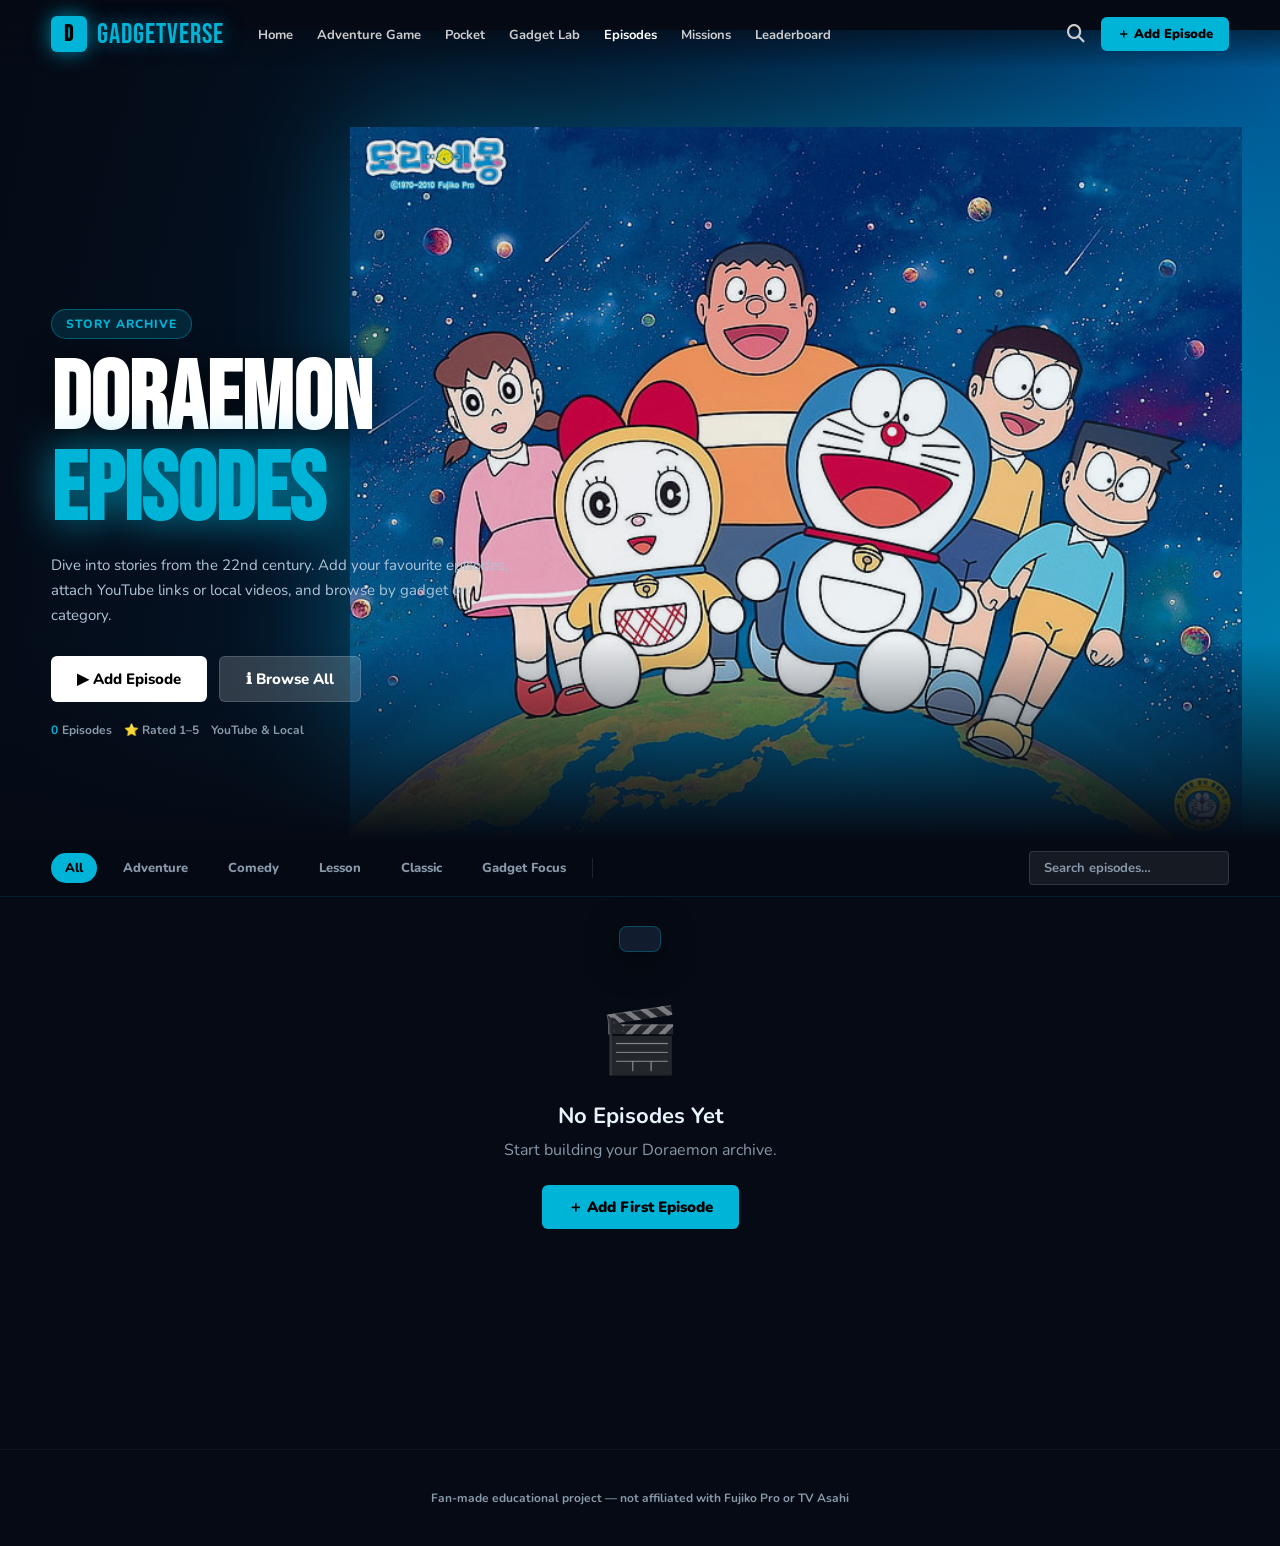
<file: episodes.html>
<!DOCTYPE html>
<html lang="en">
<head>
<meta charset="UTF-8">
<meta name="viewport" content="width=device-width, initial-scale=1.0">
<title>Doraemon GadgetVerse — Episodes</title>
<link href="https://fonts.googleapis.com/css2?family=Bebas+Neue&family=Nunito:wght@400;600;700;800;900&display=swap" rel="stylesheet">
<style>
:root {
  --blue: #00b4d8;
  --blue2: #0096c7;
  --blue3: #0077b6;
  --yellow: #ffd60a;
  --bg: #050a14;
  --card-bg: #0d1726;
  --surface: #111d2e;
  --muted: #8899aa;
  --text: #e8f4fd;
  --white: #ffffff;
  --radius: 8px;
  --font-display: 'Bebas Neue', sans-serif;
  --font-body: 'Nunito', sans-serif;
}

*, *::before, *::after { box-sizing: border-box; margin: 0; padding: 0; }
html { scroll-behavior: smooth; }

body {
  background: var(--bg);
  color: var(--text);
  font-family: var(--font-body);
  min-height: 100vh;
  overflow-x: hidden;
}

/* ── SPLASH SCREEN ── */
#splash {
  position: fixed; inset: 0; z-index: 9999;
  background: #000;
  display: flex; align-items: center; justify-content: center;
  animation: splashFade 0.6s ease 2.8s forwards;
}
@keyframes splashFade { to { opacity: 0; pointer-events: none; } }

.splash-logo {
  font-family: var(--font-display);
  font-size: clamp(90px, 20vw, 180px);
  letter-spacing: -4px;
  color: var(--blue);
  position: relative;
  animation: splashScale 2.8s cubic-bezier(0.16, 1, 0.3, 1) forwards;
  text-shadow:
    0 0 60px rgba(0,180,216,0.8),
    0 0 120px rgba(0,180,216,0.5),
    0 0 200px rgba(0,150,199,0.3);
}
@keyframes splashScale {
  0%   { transform: scale(3); opacity: 0; filter: blur(20px); }
  40%  { transform: scale(1.02); opacity: 1; filter: blur(0); }
  80%  { transform: scale(1); opacity: 1; }
  100% { transform: scale(0.95); opacity: 0.9; }
}

/* ── NAVBAR ── */
.navbar {
  position: fixed; top: 0; left: 0; right: 0; z-index: 100;
  display: flex; align-items: center; gap: 24px;
  padding: 0 4%;
  height: 68px;
  background: linear-gradient(to bottom, rgba(5,10,20,0.98) 0%, transparent 100%);
  transition: background 0.3s;
}
.navbar.scrolled { background: rgba(5,10,20,0.97); }

.brand {
  display: flex; align-items: center; gap: 10px;
  text-decoration: none;
  font-family: var(--font-display);
  font-size: 28px;
  color: var(--blue);
  letter-spacing: 1px;
  text-shadow: 0 0 20px rgba(0,180,216,0.6);
  flex-shrink: 0;
}
.brand-d {
  width: 36px; height: 36px;
  background: var(--blue);
  border-radius: 6px;
  display: flex; align-items: center; justify-content: center;
  font-size: 22px; font-family: var(--font-display);
  color: #000; font-weight: 900;
  box-shadow: 0 0 20px rgba(0,180,216,0.7);
}

.nav-links {
  display: flex; align-items: center; gap: 4px;
  list-style: none;
}
.nav-links a {
  text-decoration: none;
  color: #ccc;
  font-size: 13px;
  font-weight: 700;
  padding: 6px 10px;
  border-radius: 4px;
  transition: color 0.2s;
  white-space: nowrap;
}
.nav-links a:hover { color: var(--white); }
.nav-links a.active { color: var(--white); }

.nav-right {
  margin-left: auto;
  display: flex; align-items: center; gap: 16px;
}
.nav-search-icon {
  cursor: pointer; color: #ccc; font-size: 18px;
  transition: color 0.2s;
}
.nav-search-icon:hover { color: var(--white); }

.menu-btn {
  display: none;
  background: none; border: none;
  color: var(--white); font-size: 22px;
  cursor: pointer; margin-left: auto;
}

/* ── HERO ── */
.hero {
  margin-top: 30px;
  position: relative;
  height: 90vh; min-height: 560px;
  display: flex; align-items: flex-end;
  padding: 0 4% 8%;
  overflow: hidden;
}

.hero-bg {
  position: absolute; inset: 0;
  background: linear-gradient(
    135deg,
    #001a33 0%, #003366 30%, #005b9e 60%, #0096c7 100%
  );
  overflow: hidden;
}

/* Doraemon silhouette glow */
.hero-bg::before {
  content: '';
  position: absolute; right: -5%; bottom: -5%;
  width: 65%; height: 100%;
  background: radial-gradient(ellipse at center, rgba(0,180,216,0.15) 0%, transparent 70%);
}
.hero-bg::after {
  content: '';
  position: absolute; inset: 0;
  background: linear-gradient(
    to right,
    rgba(5,10,20,0.95) 0%,
    rgba(5,10,20,0.7) 45%,
    rgba(5,10,20,0.1) 100%
  );
}

.hero-doraemon {
  position: absolute;
  right: 3%;
  bottom: 0;
  height: 88%;
  opacity: 0.92;
  filter: drop-shadow(0 0 60px rgba(0,150,199,0.5));
  animation: doraSway 6s ease-in-out infinite;
  z-index: 1;
}
@keyframes doraSway {
  0%, 100% { transform: translateY(0) rotate(0deg); }
  50% { transform: translateY(-12px) rotate(1deg); }
}

.hero-particles {
  position: absolute; inset: 0; z-index: 1; pointer-events: none;
}
.hero-particles span {
  position: absolute;
  width: 4px; height: 4px;
  background: var(--blue);
  border-radius: 50%;
  opacity: 0;
  animation: particle var(--dur, 4s) var(--delay, 0s) infinite ease-in-out;
}
@keyframes particle {
  0% { transform: translateY(100vh) translateX(0); opacity: 0; }
  20% { opacity: 0.6; }
  80% { opacity: 0.3; }
  100% { transform: translateY(-20vh) translateX(var(--drift, 30px)); opacity: 0; }
}

.hero-content {
  position: relative; z-index: 2;
  max-width: 560px;
}

.hero-badge {
  display: inline-flex; align-items: center; gap: 8px;
  background: rgba(0,180,216,0.15);
  border: 1px solid rgba(0,180,216,0.4);
  border-radius: 20px;
  padding: 6px 14px;
  font-size: 12px; font-weight: 800;
  color: var(--blue);
  text-transform: uppercase; letter-spacing: 1px;
  margin-bottom: 16px;
  animation: fadeUp 0.8s 3.2s both;
}

.hero-title {
  font-family: var(--font-display);
  font-size: clamp(52px, 8vw, 96px);
  line-height: 0.95;
  color: var(--white);
  text-shadow: 0 4px 30px rgba(0,0,0,0.8);
  margin-bottom: 16px;
  animation: fadeUp 0.8s 3.3s both;
}
.hero-title em {
  font-style: normal;
  color: var(--blue);
  text-shadow: 0 0 40px rgba(0,180,216,0.8);
}

.hero-desc {
  color: #b0c4d8;
  font-size: 15px; line-height: 1.65;
  margin-bottom: 28px;
  max-width: 460px;
  animation: fadeUp 0.8s 3.4s both;
}

.hero-buttons {
  display: flex; gap: 12px; flex-wrap: wrap;
  animation: fadeUp 0.8s 3.5s both;
}

.btn {
  display: inline-flex; align-items: center; gap: 8px;
  padding: 12px 26px;
  border-radius: 6px;
  font-family: var(--font-body);
  font-weight: 800; font-size: 15px;
  cursor: pointer;
  border: none;
  transition: transform 0.15s, box-shadow 0.15s, filter 0.15s;
  text-decoration: none;
}
.btn:hover { transform: translateY(-2px); }
.btn-play {
  background: var(--white);
  color: #000;
}
.btn-play:hover { filter: brightness(0.9); }
.btn-info {
  background: rgba(255,255,255,0.18);
  color: var(--white);
  backdrop-filter: blur(8px);
  border: 1px solid rgba(255,255,255,0.15);
}
.btn-info:hover { background: rgba(255,255,255,0.28); }
.btn-primary {
  background: var(--blue);
  color: #000;
  font-weight: 900;
}
.btn-primary:hover { box-shadow: 0 6px 24px rgba(0,180,216,0.5); }
.btn-ghost {
  background: rgba(255,255,255,0.1);
  color: var(--white);
  border: 1px solid rgba(255,255,255,0.2);
}
.btn-ghost:hover { background: rgba(255,255,255,0.2); }
.btn-danger { background: #e53935; color: #fff; }
.btn-danger:hover { background: #c62828; }
.btn-sm { padding: 8px 16px; font-size: 13px; }

.hero-meta {
  display: flex; gap: 12px; flex-wrap: wrap;
  margin-top: 20px;
  animation: fadeUp 0.8s 3.6s both;
}
.meta-tag {
  font-size: 12px; font-weight: 700;
  color: var(--muted);
  display: flex; align-items: center; gap: 4px;
}
.meta-tag span { color: var(--blue); }

.hero-fade {
  position: absolute; bottom: 0; left: 0; right: 0; height: 200px;
  background: linear-gradient(to top, var(--bg) 0%, transparent 100%);
  z-index: 1;
}

@keyframes fadeUp {
  from { opacity: 0; transform: translateY(24px); }
  to { opacity: 1; transform: translateY(0); }
}

/* ── STICKY TOOLBAR ── */
.toolbar {
  position: sticky; top: 68px; z-index: 50;
  background: rgba(5,10,20,0.96);
  backdrop-filter: blur(12px);
  border-bottom: 1px solid rgba(0,180,216,0.12);
  padding: 0 4%;
}

.toolbar-inner {
  display: flex; align-items: center; gap: 12px;
  height: 56px; overflow-x: auto;
  scrollbar-width: none;
}
.toolbar-inner::-webkit-scrollbar { display: none; }

.filter-btn {
  flex-shrink: 0;
  background: none; border: none;
  color: #8899aa;
  font-family: var(--font-body);
  font-weight: 800; font-size: 13px;
  padding: 6px 14px;
  border-radius: 20px;
  cursor: pointer;
  transition: all 0.2s;
  white-space: nowrap;
}
.filter-btn:hover { color: var(--white); background: rgba(255,255,255,0.08); }
.filter-btn.active {
  color: #000;
  background: var(--blue);
}

.toolbar-sep { width: 1px; height: 20px; background: rgba(255,255,255,0.1); flex-shrink: 0; }

.search-wrap {
  margin-left: auto;
  display: flex; align-items: center; gap: 8px;
  flex-shrink: 0;
}
.search-input {
  background: rgba(255,255,255,0.07);
  border: 1px solid rgba(255,255,255,0.12);
  border-radius: 4px;
  padding: 7px 14px;
  color: var(--text);
  font-family: var(--font-body);
  font-size: 13px; font-weight: 700;
  outline: none;
  width: 200px;
  transition: border-color 0.2s, width 0.3s;
}
.search-input:focus {
  border-color: var(--blue);
  width: 260px;
}
.search-input::placeholder { color: var(--muted); }

/* ── CONTENT AREA ── */
.content { padding: 0 4% 80px; }

/* ── ROW SECTION ── */
.row-section { margin: 48px 0; }

.section-header {
  display: flex; align-items: center; gap: 12px;
  margin-bottom: 16px;
}
.section-title {
  font-family: var(--font-display);
  font-size: 24px; letter-spacing: 1px;
  color: var(--white);
}
.section-count {
  font-size: 12px; font-weight: 800;
  color: var(--blue);
  background: rgba(0,180,216,0.12);
  border: 1px solid rgba(0,180,216,0.25);
  border-radius: 20px;
  padding: 3px 10px;
}
.see-all {
  margin-left: auto;
  background: none; border: none;
  color: var(--blue);
  font-family: var(--font-body);
  font-weight: 800; font-size: 12px;
  cursor: pointer;
  display: flex; align-items: center; gap: 4px;
  transition: gap 0.2s;
}
.see-all:hover { gap: 8px; }

/* ── CARD ROW (Netflix scroll) ── */
.card-row-wrap { position: relative; }
.card-row {
  display: flex; gap: 8px;
  overflow-x: auto;
  padding-bottom: 8px;
  scroll-snap-type: x mandatory;
  scrollbar-width: none;
}
.card-row::-webkit-scrollbar { display: none; }

.row-arrow {
  position: absolute; top: 50%; transform: translateY(-50%);
  width: 48px; height: 80px;
  background: rgba(5,10,20,0.85);
  border: 1px solid rgba(255,255,255,0.1);
  border-radius: 4px;
  color: var(--white); font-size: 20px;
  cursor: pointer;
  display: none;
  align-items: center; justify-content: center;
  z-index: 5;
  transition: background 0.2s;
}
.card-row-wrap:hover .row-arrow { display: flex; }
.row-arrow:hover { background: rgba(5,10,20,0.97); }
.row-arrow.left { left: -24px; }
.row-arrow.right { right: -24px; }

/* ── GRID (filtered view) ── */
.eps-grid {
  display: grid;
  grid-template-columns: repeat(auto-fill, minmax(200px, 1fr));
  gap: 8px;
}

/* ── CARD ── */
.ep-card {
  flex-shrink: 0;
  width: 200px;
  scroll-snap-align: start;
  border-radius: var(--radius);
  overflow: hidden;
  background: var(--card-bg);
  cursor: pointer;
  position: relative;
  transition: transform 0.25s cubic-bezier(0.2,0,0,1), box-shadow 0.25s, z-index 0s 0.25s;
  transform-origin: center center;
}
.card-row .ep-card:first-child { transform-origin: left center; }
.card-row .ep-card:last-child { transform-origin: right center; }

.ep-card:hover {
  transform: scale(1.18) translateY(-8px);
  box-shadow: 0 20px 60px rgba(0,0,0,0.8), 0 0 0 1px rgba(0,180,216,0.3);
  z-index: 10;
  transition: transform 0.25s cubic-bezier(0.2,0,0,1), box-shadow 0.25s, z-index 0s;
}

.card-thumb {
  width: 100%; aspect-ratio: 16/9;
  position: relative; overflow: hidden;
  background: var(--surface);
}
.card-thumb img, .card-thumb video {
  width: 100%; height: 100%; object-fit: cover;
  transition: transform 0.4s;
}
.ep-card:hover .card-thumb img,
.ep-card:hover .card-thumb video { transform: scale(1.06); }

.thumb-placeholder {
  width: 100%; height: 100%;
  display: flex; flex-direction: column;
  align-items: center; justify-content: center; gap: 6px;
  background: linear-gradient(135deg, #0a1a2e, #0d2644);
  color: var(--muted); font-size: 12px; font-weight: 700;
}
.thumb-placeholder .tp-icon { font-size: 28px; }

.card-rating-bar {
  position: absolute; bottom: 0; left: 0; right: 0; height: 3px;
  background: rgba(255,255,255,0.1);
}
.card-rating-fill { height: 100%; background: var(--blue); }

/* Hover overlay */
.card-hover-info {
  position: absolute; bottom: 0; left: 0; right: 0;
  background: linear-gradient(to top, rgba(5,10,20,0.98) 0%, transparent 100%);
  padding: 20px 12px 12px;
  transform: translateY(100%);
  transition: transform 0.25s;
  pointer-events: none;
}
.ep-card:hover .card-hover-info { transform: translateY(0); pointer-events: all; }

.hover-actions {
  display: flex; gap: 6px; margin-bottom: 8px;
}
.ha-btn {
  width: 32px; height: 32px;
  border-radius: 50%;
  border: 2px solid rgba(255,255,255,0.7);
  background: rgba(255,255,255,0.1);
  color: var(--white); font-size: 13px;
  cursor: pointer;
  display: flex; align-items: center; justify-content: center;
  transition: all 0.15s;
  pointer-events: all;
}
.ha-btn.play { background: var(--white); color: #000; border-color: var(--white); font-size: 14px; }
.ha-btn:hover { transform: scale(1.1); background: rgba(255,255,255,0.2); }
.ha-btn.play:hover { background: #ddd; }

.hover-title {
  font-weight: 900; font-size: 13px;
  color: var(--white); margin-bottom: 4px;
  white-space: nowrap; overflow: hidden; text-overflow: ellipsis;
}
.hover-meta {
  display: flex; align-items: center; gap: 6px; flex-wrap: wrap;
}
.cat-badge {
  font-size: 10px; font-weight: 800;
  padding: 2px 7px; border-radius: 3px;
  text-transform: uppercase; letter-spacing: 0.5px;
}
.cat-Adventure { background: rgba(0,180,216,0.3); color: #00e5ff; border: 1px solid rgba(0,180,216,0.4); }
.cat-Comedy { background: rgba(255,214,10,0.2); color: #ffd60a; border: 1px solid rgba(255,214,10,0.3); }
.cat-Lesson { background: rgba(76,175,80,0.2); color: #69f0ae; border: 1px solid rgba(76,175,80,0.3); }
.cat-Classic { background: rgba(156,39,176,0.2); color: #ea80fc; border: 1px solid rgba(156,39,176,0.3); }
.cat-Gadget { background: rgba(255,87,34,0.2); color: #ff9e80; border: 1px solid rgba(255,87,34,0.3); }
.stars-mini { font-size: 10px; color: var(--yellow); }

.card-body {
  padding: 10px 10px 12px;
}
.card-title {
  font-weight: 800; font-size: 13px;
  color: var(--white);
  white-space: nowrap; overflow: hidden; text-overflow: ellipsis;
  margin-bottom: 4px;
}
.card-sub {
  font-size: 11px; color: var(--muted); font-weight: 700;
}

/* ── EMPTY STATE ── */
.empty-state {
  grid-column: 1/-1;
  text-align: center; padding: 80px 20px;
  color: var(--muted);
}
.empty-state h3 { font-size: 22px; color: var(--text); margin-bottom: 8px; }
.empty-icon { font-size: 64px; margin-bottom: 16px; opacity: 0.5; }

/* ── PLAYER MODAL ── */
.modal-backdrop {
  position: fixed; inset: 0; z-index: 200;
  background: rgba(0,0,0,0.85);
  backdrop-filter: blur(4px);
  display: flex; align-items: center; justify-content: center;
  padding: 16px;
  opacity: 0; pointer-events: none;
  transition: opacity 0.25s;
}
.modal-backdrop.open { opacity: 1; pointer-events: all; }

.modal {
  background: var(--card-bg);
  border-radius: 12px;
  width: 100%; max-width: 860px;
  max-height: 92vh;
  overflow-y: auto;
  box-shadow: 0 40px 120px rgba(0,0,0,0.9), 0 0 0 1px rgba(0,180,216,0.2);
  transform: scale(0.92) translateY(20px);
  transition: transform 0.3s cubic-bezier(0.2,0,0,1);
  scrollbar-width: thin; scrollbar-color: var(--blue) transparent;
}
.modal-backdrop.open .modal { transform: scale(1) translateY(0); }

.modal-media { width: 100%; aspect-ratio: 16/9; background: #000; border-radius: 12px 12px 0 0; overflow: hidden; }
.modal-media iframe, .modal-media video { width: 100%; height: 100%; border: none; display: block; }

.modal-body { padding: 24px 28px 28px; }
.modal-title {
  font-family: var(--font-display);
  font-size: 32px; letter-spacing: 1px;
  color: var(--white); margin-bottom: 10px;
}
.modal-meta {
  display: flex; gap: 8px; flex-wrap: wrap;
  margin-bottom: 16px;
}
.modal-desc { color: #b0c4d8; font-size: 14px; line-height: 1.7; margin-bottom: 20px; }
.modal-actions { display: flex; gap: 10px; flex-wrap: wrap; }

.modal-close {
  position: absolute; top: 12px; right: 16px;
  background: rgba(0,0,0,0.5); border: none;
  color: var(--white); font-size: 20px;
  width: 36px; height: 36px; border-radius: 50%;
  cursor: pointer; display: flex; align-items: center; justify-content: center;
  transition: background 0.2s;
  z-index: 1;
}
.modal-close:hover { background: rgba(255,255,255,0.2); }
.modal-wrap { position: relative; }

/* ── FORM MODAL ── */
.form-modal { max-width: 520px; }
.form-modal .modal-body { padding: 28px; }
.form-title {
  font-family: var(--font-display);
  font-size: 26px; letter-spacing: 1px;
  color: var(--white); margin-bottom: 20px;
}
.form-grid { display: flex; flex-direction: column; gap: 12px; }

.form-group { display: flex; flex-direction: column; gap: 6px; }
.form-label { font-size: 11px; font-weight: 800; color: var(--muted); text-transform: uppercase; letter-spacing: 0.8px; }
.form-input, .form-select, .form-textarea {
  background: rgba(255,255,255,0.06);
  border: 1px solid rgba(255,255,255,0.1);
  border-radius: 6px;
  padding: 11px 14px;
  color: var(--text);
  font-family: var(--font-body);
  font-size: 14px; font-weight: 600;
  outline: none;
  transition: border-color 0.2s;
  width: 100%;
}
.form-input:focus, .form-select:focus, .form-textarea:focus { border-color: var(--blue); }
.form-textarea { resize: vertical; min-height: 80px; }
.form-select option { background: #111d2e; }
.form-note { font-size: 11px; color: var(--muted); margin-top: 2px; }
.form-row { display: grid; grid-template-columns: 1fr 1fr; gap: 12px; }
.form-actions { display: flex; gap: 10px; margin-top: 8px; }

/* ── TOAST ── */
.toast {
  position: fixed; bottom: 28px; left: 50%; transform: translateX(-50%) translateY(80px);
  background: var(--surface);
  border: 1px solid rgba(0,180,216,0.3);
  color: var(--text);
  padding: 12px 20px; border-radius: 8px;
  font-weight: 700; font-size: 14px;
  box-shadow: 0 8px 32px rgba(0,0,0,0.5);
  z-index: 999;
  transition: transform 0.3s;
  pointer-events: none;
}
.toast.show { transform: translateX(-50%) translateY(0); }

/* ── RESPONSIVE ── */
@media (max-width: 768px) {
  .menu-btn { display: flex; }
  .nav-links { display: none; position: absolute; top: 68px; left: 0; right: 0; background: var(--bg); padding: 12px 4%; flex-direction: column; }
  .nav-links.open { display: flex; }
  .nav-right { display: none; }
  .hero-doraemon { opacity: 0.3; right: 0; height: 70%; }
  .hero-title { font-size: 52px; }
  .ep-card { width: 160px; }
  .modal { max-width: 100%; margin: 8px; }
  .form-row { grid-template-columns: 1fr; }
  .search-input { width: 150px; }
  .search-input:focus { width: 180px; }
}
</style>
<link rel="stylesheet" href="https://cdnjs.cloudflare.com/ajax/libs/font-awesome/6.5.0/css/all.min.css">
</head>
<body>

<!-- SPLASH -->
<div id="splash"><div class="splash-logo">D</div></div>

<!-- NAVBAR -->
<header class="navbar" id="navbar">
  <a class="brand" href="index.html">
    <div class="brand-d">D</div>
    GadgetVerse
  </a>
  <ul class="nav-links" id="navLinks">
    <li><a href="index.html">Home</a></li>
    <li><a href="game.html">Adventure Game</a></li>
    <li><a href="pocket.html">Pocket</a></li>
    <li><a href="lab.html">Gadget Lab</a></li>
    <li><a href="episodes.html" class="active">Episodes</a></li>
    <li><a href="missions.html">Missions</a></li>
    <li><a href="leaderboard.html">Leaderboard</a></li>
  </ul>
  <div class="nav-right">
    <span class="nav-search-icon" onclick="focusSearch()">
  <i class="fa-solid fa-magnifying-glass"></i>
</span>
    <button class="btn btn-primary btn-sm" onclick="openAddModal()">＋ Add Episode</button>
  </div>
  <button class="menu-btn" id="menuBtn">☰</button>
</header>

<!-- HERO -->
<section class="hero" id="hero">
  <div class="hero-bg"></div>
  <div class="hero-particles" id="particles"></div>
  <img class="hero-doraemon"
    src="dg.jpg"
    alt="" aria-hidden="true"
    onerror="this.style.display='none'">
  <div class="hero-fade"></div>
  <div class="hero-content">
    <div class="hero-badge">Story Archive</div>
    <h1 class="hero-title">Doraemon<br><em>Episodes</em></h1>
    <p class="hero-desc">Dive into stories from the 22nd century. Add your favourite episodes, attach YouTube links or local videos, and browse by gadget or category.</p>
    <div class="hero-buttons">
      <button class="btn btn-play" onclick="openAddModal()">▶ Add Episode</button>
      <button class="btn btn-info" onclick="document.getElementById('toolbar').scrollIntoView({behavior:'smooth'})">ℹ Browse All</button>
    </div>
    <div class="hero-meta">
      <span class="meta-tag"><span id="totalBadge">0</span> Episodes</span>
      <span class="meta-tag">⭐ Rated 1–5</span>
      <span class="meta-tag">YouTube &amp; Local</span>
    </div>
  </div>
</section>

<!-- TOOLBAR -->
<div class="toolbar" id="toolbar">
  <div class="toolbar-inner">
    <button class="filter-btn active" data-cat="all">All</button>
    <button class="filter-btn" data-cat="Adventure">Adventure</button>
    <button class="filter-btn" data-cat="Comedy">Comedy</button>
    <button class="filter-btn" data-cat="Lesson">Lesson</button>
    <button class="filter-btn" data-cat="Classic">Classic</button>
    <button class="filter-btn" data-cat="Gadget Focus">Gadget Focus</button>
    <div class="toolbar-sep"></div>
    <div class="search-wrap">
      <input class="search-input" id="searchInput" placeholder="Search episodes…" type="search">
    </div>
  </div>
</div>

<!-- CONTENT -->
<main class="content" id="mainContent"></main>

<!-- PLAYER MODAL -->
<div class="modal-backdrop" id="playerModal">
  <div class="modal-wrap">
    <button class="modal-close" onclick="closePlayer()">✕</button>
    <div class="modal">
      <div class="modal-media" id="playerMedia"></div>
      <div class="modal-body">
        <div class="modal-title" id="playerTitle"></div>
        <div class="modal-meta" id="playerMeta"></div>
        <div class="modal-desc" id="playerDesc"></div>
        <div class="modal-actions" id="playerActions"></div>
      </div>
    </div>
  </div>
</div>

<!-- FORM MODAL -->
<div class="modal-backdrop" id="formModal">
  <div class="modal-wrap">
    <div class="modal form-modal">
      <button class="modal-close" onclick="closeForm()">✕</button>
      <div class="modal-body">
        <div class="form-title" id="formTitle">Add Episode</div>
        <form id="epForm" class="form-grid" onsubmit="saveEpisode(event)">
          <input type="hidden" id="epId">
          <div class="form-group">
            <label class="form-label">Episode Title *</label>
            <input class="form-input" id="epTitle" placeholder="e.g. Doraemon Comes Home" required>
          </div>
          <div class="form-row">
            <div class="form-group">
              <label class="form-label">Category</label>
              <select class="form-select" id="epCategory">
                <option>Adventure</option><option>Comedy</option>
                <option>Lesson</option><option>Classic</option>
                <option>Gadget Focus</option>
              </select>
            </div>
            <div class="form-group">
              <label class="form-label">Rating (1–5)</label>
              <input class="form-input" id="epRating" type="number" min="1" max="5" value="4">
            </div>
          </div>
          <div class="form-group">
            <label class="form-label">Main Gadget (optional)</label>
            <input class="form-input" id="epGadget" placeholder="e.g. Anywhere Door">
          </div>
          <div class="form-group">
            <label class="form-label">Video Source</label>
            <select class="form-select" id="epSourceType" onchange="toggleSource()">
              <option value="youtube">YouTube Link</option>
              <option value="local">Local Video File</option>
            </select>
          </div>
          <div class="form-group" id="ytWrap">
            <label class="form-label">YouTube URL</label>
            <input class="form-input" id="epYoutube" placeholder="https://youtube.com/watch?v=...">
          </div>
          <div class="form-group" id="fileWrap" style="display:none">
            <label class="form-label">Video File</label>
            <input class="form-input" id="epFile" type="file" accept="video/*">
            <span class="form-note">Short clips work best — large files may exceed browser storage limits.</span>
          </div>
          <div class="form-group">
           <label class="form-label">Summary / Lesson</label>
            <textarea class="form-textarea" id="epDesc" placeholder="What happens in this episode?"></textarea>
          </div>
          <div class="form-actions">
            <button type="submit" class="btn btn-primary">Save Episode</button>
            <button type="button" class="btn btn-ghost" onclick="closeForm()">Cancel</button>
          </div>
        </form>
      </div>
    </div>
  </div>
</div>

<!-- TOAST -->
<div class="toast" id="toast"></div>

<footer style="text-align:center;padding:40px 4%;color:var(--muted);font-size:12px;font-weight:700;border-top:1px solid rgba(255,255,255,0.05);margin-top:40px;">
  Fan-made educational project — not affiliated with Fujiko Pro or TV Asahi
</footer>

<script>
/* ── STORAGE SHIM (works standalone; replaced by storage.js in full project) ── */
const Store = {
  _key: 'dg_episodes_v2',
  episodes(){ try{ return JSON.parse(localStorage.getItem(this._key)||'[]'); }catch(e){ return []; } },
  saveEpisodes(data){ localStorage.setItem(this._key, JSON.stringify(data)); }
};

/* ── UTILS ── */
function esc(t){ return String(t||'').replace(/[&<>"]/g,c=>({'&':'&amp;','<':'&lt;','>':'&gt;','"':'&quot;'}[c])); }
function ytId(url){ const m=String(url||'').match(/(?:youtu\.be\/|youtube\.com\/(?:watch\?v=|embed\/|shorts\/))([A-Za-z0-9_-]{6,})/); return m?m[1]:''; }
function ytThumb(url){ const id=ytId(url); return id?`https://img.youtube.com/vi/${id}/hqdefault.jpg`:''; }
function ytEmbed(url){ const id=ytId(url); return id?`https://www.youtube.com/embed/${id}?autoplay=1`:''; }
function stars(r){ return '★'.repeat(Math.max(0,Number(r)||0))+'☆'.repeat(Math.max(0,5-(Number(r)||0))); }
function catClass(cat){ return 'cat-'+(cat||'').split(' ')[0]; }

function toast(msg, dur=2800){
  const t=document.getElementById('toast');
  t.textContent=msg; t.classList.add('show');
  clearTimeout(t._t); t._t=setTimeout(()=>t.classList.remove('show'), dur);
}

/* ── STATE ── */
let filterCat = 'all';
let filterSearch = '';

/* ── PARTICLES ── */
(function spawnParticles(){
  const c=document.getElementById('particles');
  for(let i=0;i<18;i++){
    const s=document.createElement('span');
    s.style.cssText=`left:${Math.random()*100}%;--dur:${4+Math.random()*6}s;--delay:${Math.random()*6}s;--drift:${(Math.random()-0.5)*80}px;width:${2+Math.random()*4}px;height:${2+Math.random()*4}px;opacity:0;`;
    c.appendChild(s);
  }
})();

/* ── NAVBAR SCROLL ── */
window.addEventListener('scroll',()=>{
  document.getElementById('navbar').classList.toggle('scrolled', window.scrollY>10);
});
document.getElementById('menuBtn').onclick=()=>{
  document.getElementById('navLinks').classList.toggle('open');
};

/* ── FILTER / SEARCH ── */
document.querySelectorAll('.filter-btn').forEach(btn=>{
  btn.addEventListener('click',()=>{
    document.querySelectorAll('.filter-btn').forEach(b=>b.classList.remove('active'));
    btn.classList.add('active');
    filterCat = btn.dataset.cat;
    render();
  });
});
document.getElementById('searchInput').addEventListener('input',e=>{
  filterSearch = e.target.value.toLowerCase();
  render();
});
function focusSearch(){ document.getElementById('searchInput').focus(); }

/* ── CARD HTML ── */
function cardHTML(ep, inRow=true){
  const thumb = ep.sourceType==='youtube'&&ep.youtubeUrl ? `<img src="${ytThumb(ep.youtubeUrl)}" alt="" loading="lazy" onerror="this.parentNode.innerHTML='<div class=thumb-placeholder><div class=tp-icon>📺</div><span>No Preview</span></div>'">` :
    ep.sourceType==='local'&&ep.videoData ? `<video src="${ep.videoData}" muted preload="metadata"></video>` :
    `<div class="thumb-placeholder"><div class="tp-icon">📺</div><span>No Preview</span></div>`;
  const rPct = ((Number(ep.rating)||0)/5*100).toFixed(0);
  const cc = catClass(ep.category);
  return `
<div class="ep-card" onclick="openPlayer(${ep.id})">
  <div class="card-thumb">
    ${thumb}
    <div class="card-rating-bar"><div class="card-rating-fill" style="width:${rPct}%"></div></div>
  </div>
  <div class="card-hover-info">
    <div class="hover-actions" onclick="event.stopPropagation()">
      <button class="ha-btn play" onclick="openPlayer(${ep.id})">▶</button>
      <button class="ha-btn" title="Edit" onclick="editEpisode(${ep.id})">✏️</button>
      <button class="ha-btn" title="Delete" onclick="deleteEp(${ep.id})">🗑</button>
    </div>
    <div class="hover-title">${esc(ep.title)}</div>
    <div class="hover-meta">
      <span class="cat-badge ${cc}">${esc(ep.category)}</span>
      <span class="stars-mini">${stars(ep.rating)}</span>
    </div>
  </div>
  <div class="card-body">
    <div class="card-title">${esc(ep.title)}</div>
    ${ep.gadget ? `<div class="card-sub">${esc(ep.gadget)}</div>` : ``}
  </div>
</div>`;
}

/* ── RENDER ── */
function getFiltered(){
  return Store.episodes().filter(ep=>{
    const txt=`${ep.title} ${ep.gadget} ${ep.description}`.toLowerCase();
    const catOk = filterCat==='all' || ep.category===filterCat;
    const qOk = !filterSearch || txt.includes(filterSearch);
    return catOk && qOk;
  });
}

function render(){
  const eps = getFiltered();
  const total = Store.episodes().length;
  document.getElementById('totalBadge').textContent = total;
  const main = document.getElementById('mainContent');

  /* Filtered / search view — grid */
  if(filterCat!=='all' || filterSearch){
    main.innerHTML = `
      <div style="margin:32px 0 16px;display:flex;align-items:center;gap:12px;">
        <span class="section-title">${filterCat==='all'?'Search Results':esc(filterCat)}</span>
        <span class="section-count">${eps.length} episode${eps.length!==1?'s':''}</span>
      </div>
      <div class="eps-grid" id="epsGrid">
        ${eps.length ? eps.map(ep=>cardHTML(ep,false)).join('') : `<div class="empty-state"><div class="empty-icon">🔍</div><h3>No Episodes Found</h3><p>Try a different filter or search term.</p></div>`}
      </div>`;
    return;
  }

  /* Default — rows by category */
  const cats = ['Adventure','Comedy','Lesson','Classic','Gadget Focus'];
  const bycat = {};
  cats.forEach(c=>{ bycat[c]=[]; });
  Store.episodes().forEach(ep=>{ if(bycat[ep.category]) bycat[ep.category].push(ep); else bycat['Adventure'].push(ep); });

  let html = '';
  cats.forEach(cat=>{
    const catEps = bycat[cat];
    if(!catEps.length) return;
    const rowId = 'row_'+cat.replace(' ','_');
    html += `
<div class="row-section">
  <div class="section-header">
    <span class="section-title">${cat}</span>
    <span class="section-count">${catEps.length}</span>
    <button class="see-all" onclick="filterTo('${cat}')">See All ›</button>
  </div>
  <div class="card-row-wrap">
    <button class="row-arrow left" onclick="scrollRow('${rowId}',-1)">‹</button>
    <div class="card-row" id="${rowId}">
      ${catEps.map(ep=>cardHTML(ep)).join('')}
    </div>
    <button class="row-arrow right" onclick="scrollRow('${rowId}',1)">›</button>
  </div>
</div>`;
  });

  if(!html){
    html = `<div class="empty-state" style="text-align:center;padding:100px 0;">
      <div class="empty-icon">🎬</div>
      <h3>No Episodes Yet</h3>
      <p style="margin:8px 0 24px;color:var(--muted);">Start building your Doraemon archive.</p>
      <button class="btn btn-primary" onclick="openAddModal()">＋ Add First Episode</button>
    </div>`;
  }

  main.innerHTML = html;
}

function scrollRow(id, dir){
  const el = document.getElementById(id);
  if(el) el.scrollBy({ left: dir*440, behavior:'smooth' });
}
function filterTo(cat){
  document.querySelectorAll('.filter-btn').forEach(b=>{
    b.classList.toggle('active', b.dataset.cat===cat);
  });
  filterCat = cat;
  render();
  document.getElementById('toolbar').scrollIntoView({behavior:'smooth'});
}

/* ── PLAYER ── */
function openPlayer(id){
  const ep = Store.episodes().find(e=>e.id===id);
  if(!ep) return;

  let mediaHtml = '';
  if(ep.sourceType==='youtube'&&ep.youtubeUrl){
    const embed=ytEmbed(ep.youtubeUrl);
    mediaHtml = embed ? `<iframe src="${embed}" allowfullscreen></iframe>` : `<div class="thumb-placeholder"><div class="tp-icon">🔗</div><a href="${esc(ep.youtubeUrl)}" target="_blank" class="btn btn-ghost" style="margin-top:8px;">Open on YouTube ↗</a></div>`;
  } else if(ep.sourceType==='local'&&ep.videoData){
    mediaHtml = `<video controls src="${ep.videoData}"></video>`;
  } else {
    mediaHtml = `<div class="thumb-placeholder" style="height:100%"><div class="tp-icon">📺</div><span>No video attached</span></div>`;
  }

  document.getElementById('playerMedia').innerHTML = mediaHtml;
  document.getElementById('playerTitle').textContent = ep.title;
  document.getElementById('playerMeta').innerHTML = `
    <span class="cat-badge ${catClass(ep.category)}">${esc(ep.category)}</span>
    <span class="cat-badge" style="background:rgba(255,214,10,0.15);color:var(--yellow);border:1px solid rgba(255,214,10,0.3)">${stars(ep.rating)}</span>
    ${ep.gadget?`<span class="cat-badge" style="background:rgba(0,180,216,0.1);color:var(--blue);border:1px solid rgba(0,180,216,0.2)">🔧 ${esc(ep.gadget)}</span>`:''}
    <span class="cat-badge" style="background:rgba(255,255,255,0.05);color:var(--muted);border:1px solid rgba(255,255,255,0.1)">${ep.sourceType==='local'?'📁 Local':'▶ YouTube'}</span>`;
  document.getElementById('playerDesc').textContent = ep.description || '';
  document.getElementById('playerActions').innerHTML = `
    <button class="btn btn-ghost btn-sm" onclick="closePlayer();editEpisode(${id})">✏️ Edit</button>
    <button class="btn btn-danger btn-sm" onclick="closePlayer();deleteEp(${id})">🗑 Delete</button>`;

  document.getElementById('playerModal').classList.add('open');
}

function closePlayer(){
  document.getElementById('playerModal').classList.remove('open');
  setTimeout(()=>{ document.getElementById('playerMedia').innerHTML=''; }, 300);
}

/* ── FORM MODAL ── */
function openAddModal(){
  resetForm();
  document.getElementById('formTitle').textContent = 'Add Episode';
  document.getElementById('formModal').classList.add('open');
}
function closeForm(){
  document.getElementById('formModal').classList.remove('open');
}
function resetForm(){
  document.getElementById('epForm').reset();
  document.getElementById('epId').value='';
  document.getElementById('epRating').value=4;
  document.getElementById('epSourceType').value='youtube';
  toggleSource();
}
function toggleSource(){
  const local=document.getElementById('epSourceType').value==='local';
  document.getElementById('ytWrap').style.display=local?'none':'flex';
  document.getElementById('fileWrap').style.display=local?'flex':'none';
}

function editEpisode(id){
  const ep=Store.episodes().find(e=>e.id===id);
  if(!ep) return;
  document.getElementById('epId').value=ep.id;
  document.getElementById('epTitle').value=ep.title||'';
  document.getElementById('epCategory').value=ep.category||'Adventure';
  document.getElementById('epGadget').value=ep.gadget||'';
  document.getElementById('epRating').value=ep.rating||4;
  document.getElementById('epSourceType').value=ep.sourceType||'youtube';
  document.getElementById('epYoutube').value=ep.youtubeUrl||'';
  document.getElementById('epDesc').value=ep.description||'';
  document.getElementById('formTitle').textContent='Edit Episode';
  toggleSource();
  document.getElementById('formModal').classList.add('open');
}

function deleteEp(id){
  if(!confirm('Delete this episode?')) return;
  Store.saveEpisodes(Store.episodes().filter(e=>e.id!==id));
  render(); toast('Episode deleted.');
}

function readFile(file){ return new Promise((res,rej)=>{ if(!file) return res(''); const r=new FileReader(); r.onload=()=>res(r.result); r.onerror=rej; r.readAsDataURL(file); }); }

async function saveEpisode(e){
  e.preventDefault();
  const id=document.getElementById('epId').value;
  const episodes=Store.episodes();
  const existing=id?episodes.find(ep=>ep.id===Number(id)):null;
  let videoData=existing?.videoData||'', fileName=existing?.fileName||'';
  const srcType=document.getElementById('epSourceType').value;
  const fileEl=document.getElementById('epFile');
  if(srcType==='local'&&fileEl.files[0]){ videoData=await readFile(fileEl.files[0]); fileName=fileEl.files[0].name; }
  const data={
    id: id?Number(id):Date.now(),
    title: document.getElementById('epTitle').value.trim(),
    category: document.getElementById('epCategory').value,
    gadget: document.getElementById('epGadget').value.trim(),
    rating: Number(document.getElementById('epRating').value),
    description: document.getElementById('epDesc').value.trim(),
    sourceType: srcType,
    youtubeUrl: srcType==='youtube'?document.getElementById('epYoutube').value.trim():'',
    videoData: srcType==='local'?videoData:'',
    fileName: srcType==='local'?fileName:''
  };
  if(id) Store.saveEpisodes(episodes.map(ep=>ep.id===Number(id)?data:ep));
  else Store.saveEpisodes([data,...episodes]);
  closeForm(); render();
  toast(id?'Episode updated!':'Episode added!');
}

/* ── CLOSE ON BACKDROP ── */
document.getElementById('playerModal').addEventListener('click',e=>{ if(e.target===e.currentTarget) closePlayer(); });
document.getElementById('formModal').addEventListener('click',e=>{ if(e.target===e.currentTarget) closeForm(); });

/* ── ESC KEY ── */
document.addEventListener('keydown',e=>{ if(e.key==='Escape'){ closePlayer(); closeForm(); } });

/* ── INIT ── */
toggleSource();
render();


</script>
</body>
</html>
</file>
